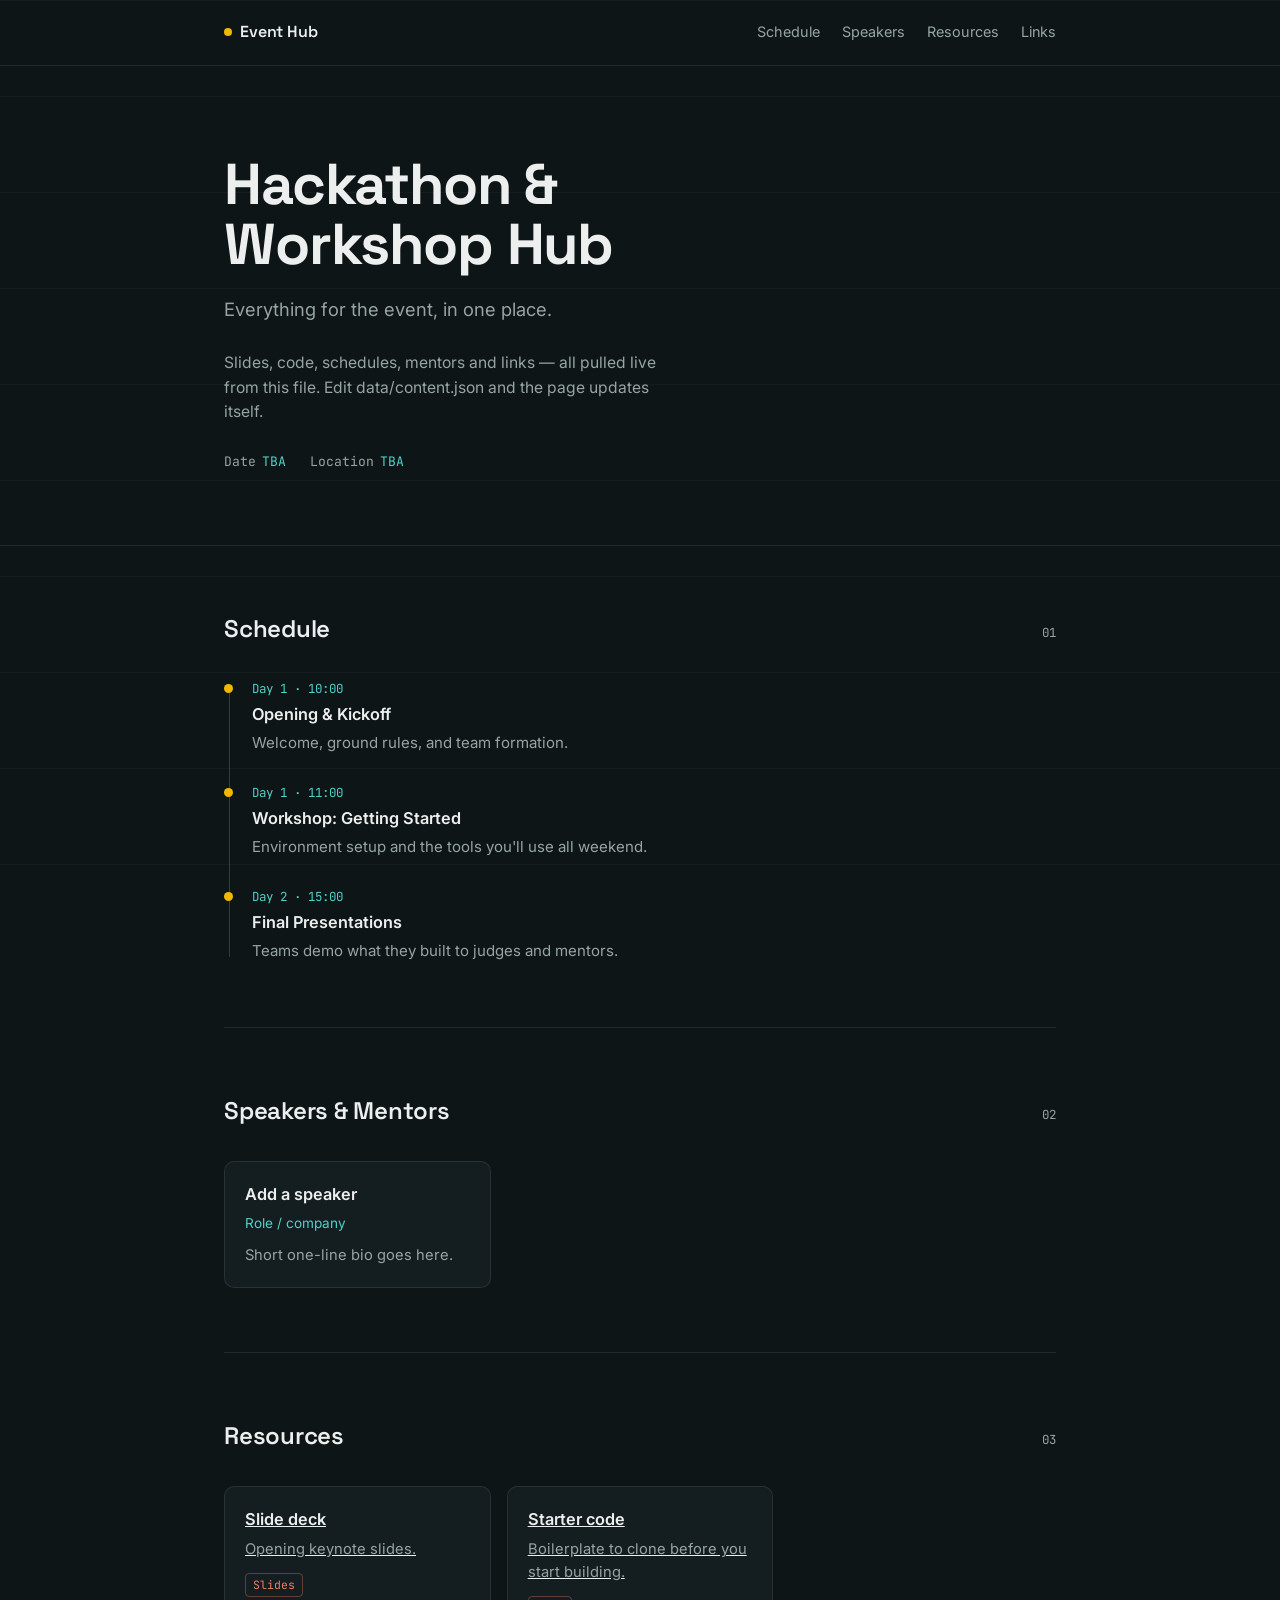
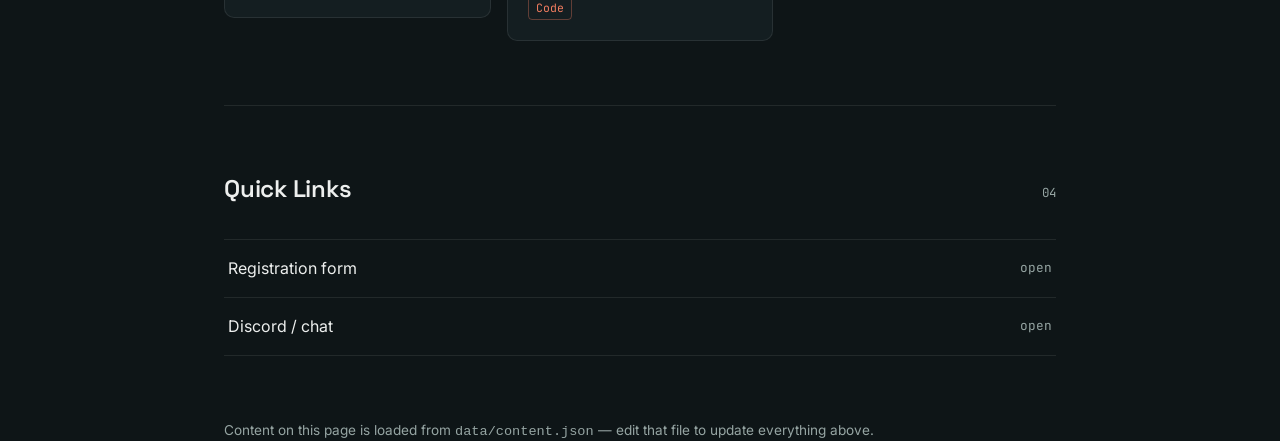
<file: index.html>
<!DOCTYPE html>
<html lang="en">
<head>
<meta charset="UTF-8">
<meta name="viewport" content="width=device-width, initial-scale=1.0">
<title>Event Hub</title>
<link rel="stylesheet" href="style.css">
</head>
<body>

<header class="site-header">
  <div class="wrap">
    <div class="brand"><span class="dot"></span> Event Hub</div>
    <nav class="site-nav">
      <a href="#schedule">Schedule</a>
      <a href="#speakers">Speakers</a>
      <a href="#resources">Resources</a>
      <a href="#links">Links</a>
    </nav>
  </div>
</header>

<div class="hero">
  <div class="wrap">
    <h1 id="event-title">Event Hub</h1>
    <p class="tagline" id="event-tagline"></p>
    <p class="tagline" id="event-description" style="font-size:0.98rem;"></p>
    <div class="meta">
      <span><em>Date</em> <span id="event-date">TBA</span></span>
      <span><em>Location</em> <span id="event-location">TBA</span></span>
    </div>
  </div>
</div>

<main class="wrap" id="sections">
  <!-- Sections are rendered here from data/content.json -->
</main>

<footer class="wrap">
  Content on this page is loaded from <code>data/content.json</code> —
  edit that file to update everything above.
</footer>

<script src="app.js"></script>
</body>
</html>
</file>
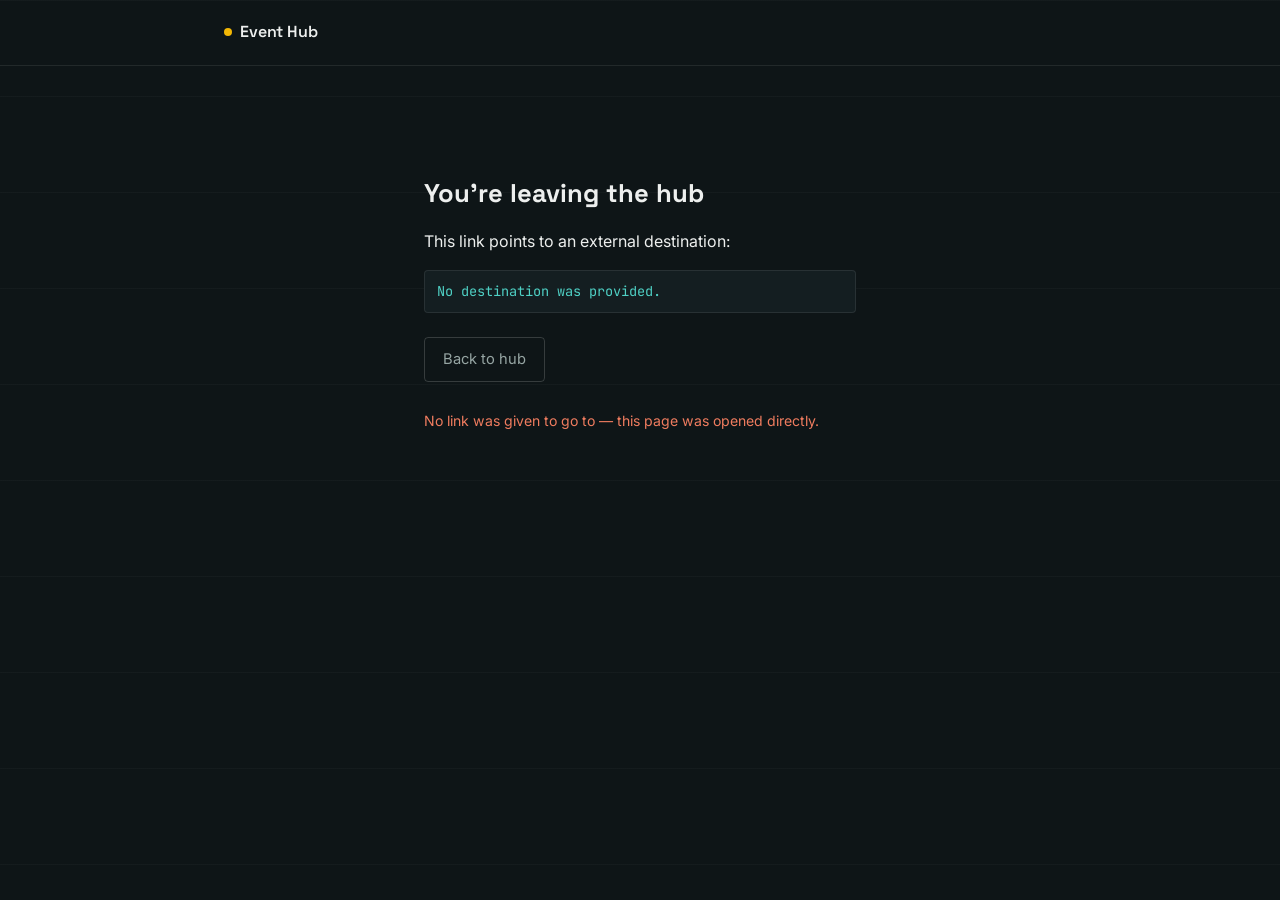
<file: go.html>
<!DOCTYPE html>
<html lang="en">
<head>
<meta charset="UTF-8">
<meta name="viewport" content="width=device-width, initial-scale=1.0">
<title>Leaving the hub…</title>
<link rel="stylesheet" href="style.css">
<style>
  .go-card{
    max-width: 480px;
    margin: 12vh auto 0;
    text-align: left;
  }
  .go-card h1{
    font-family: 'Space Grotesk', sans-serif;
    font-size: 1.6rem;
    margin: 0 0 12px;
  }
  .go-url{
    font-family: 'JetBrains Mono', monospace;
    font-size: 0.85rem;
    color: var(--accent-2);
    word-break: break-all;
    background: var(--bg-raised);
    border: 1px solid var(--border);
    border-radius: var(--radius-s);
    padding: 10px 12px;
    margin: 16px 0 24px;
  }
  .go-actions{ display: flex; gap: 12px; flex-wrap: wrap; margin-bottom: 28px; }
  .btn{
    display: inline-block;
    text-decoration: none;
    font-size: 0.92rem;
    padding: 10px 18px;
    border-radius: var(--radius-s);
    border: 1px solid var(--border-strong);
  }
  .btn-primary{ background: var(--accent); color: #14181A; border-color: var(--accent); font-weight: 600; }
  .btn-secondary{ color: var(--text-dim); }
  #status-note{ font-size: 0.88rem; color: var(--text-dim); }
  #status-note.warn{ color: var(--coral); }
</style>
</head>
<body>

<header class="site-header">
  <div class="wrap">
    <a href="index.html" class="brand" style="text-decoration:none;"><span class="dot"></span> Event Hub</a>
  </div>
</header>

<div class="wrap go-card">
  <h1>You're leaving the hub</h1>
  <p id="go-label">This link points to an external destination:</p>
  <div class="go-url" id="go-url">—</div>

  <div class="go-actions">
    <a class="btn btn-primary" id="continue-btn" href="#">Continue</a>
    <a class="btn btn-secondary" href="index.html">Back to hub</a>
  </div>

  <p id="status-note">
    If this link is broken or leads somewhere unexpected,
    <a id="contact-link" href="#">let the organizers know</a> instead of guessing.
  </p>
</div>

<script>
  const params = new URLSearchParams(window.location.search);
  const target = params.get('to') || '';
  const label = params.get('label') || '';

  document.getElementById('go-url').textContent = target || 'No destination was provided.';
  document.getElementById('continue-btn').href = target || 'index.html';
  if (label) {
    document.getElementById('go-label').textContent = `“${label}” points to:`;
  }
  if (!target) {
    document.getElementById('continue-btn').style.display = 'none';
    const note = document.getElementById('status-note');
    note.classList.add('warn');
    note.innerHTML = 'No link was given to go to — this page was opened directly.';
  }

  // Wire up the contact link from content.json so it's never hardcoded.
  fetch('data/content.json').then(r => r.json()).then(data => {
    const email = data?.event?.contact_email;
    const contactLink = document.getElementById('contact-link');
    if (email) {
      const subject = encodeURIComponent('Broken link on the event hub');
      const body = encodeURIComponent(`This link looked broken or wrong:\n${target}`);
      contactLink.href = `mailto:${email}?subject=${subject}&body=${body}`;
    } else {
      contactLink.style.display = 'none';
    }
  }).catch(() => {
    document.getElementById('contact-link').style.display = 'none';
  });
</script>
</body>
</html>
</file>
<file: style.css>
@import url('https://fonts.googleapis.com/css2?family=Space+Grotesk:wght@400;500;600;700&family=Inter:wght@400;500;600&family=JetBrains+Mono:wght@400;500&display=swap');

:root{
  --bg: #0E1517;
  --bg-raised: #141E21;
  --border: rgba(237, 239, 238, 0.09);
  --border-strong: rgba(237, 239, 238, 0.18);
  --text: #EDEFEE;
  --text-dim: #96A5A3;
  --accent: #F2B705;
  --accent-2: #4FD1C5;
  --coral: #EF7C5F;
  --radius-s: 4px;
  --radius-m: 10px;
  --max-w: 880px;
}

*{ box-sizing: border-box; }

html{ scroll-behavior: smooth; }

body{
  margin: 0;
  background: var(--bg);
  color: var(--text);
  font-family: 'Inter', system-ui, sans-serif;
  line-height: 1.55;
  -webkit-font-smoothing: antialiased;
}

body::before{
  content: "";
  position: fixed;
  inset: 0;
  pointer-events: none;
  background-image:
    linear-gradient(var(--border) 1px, transparent 1px);
  background-size: 100% 96px;
  opacity: 0.35;
  z-index: 0;
}

a{ color: inherit; }

::selection{ background: var(--accent); color: #12181A; }

.wrap{
  position: relative;
  z-index: 1;
  max-width: var(--max-w);
  margin: 0 auto;
  padding: 0 24px;
}

/* Focus visibility */
a:focus-visible, button:focus-visible, input:focus-visible{
  outline: 2px solid var(--accent);
  outline-offset: 2px;
}

/* ---------- Header ---------- */
header.site-header{
  position: relative;
  z-index: 2;
  padding: 20px 0;
  border-bottom: 1px solid var(--border);
}
.site-header .wrap{
  display: flex;
  justify-content: space-between;
  align-items: center;
  gap: 16px;
}
.brand{
  font-family: 'Space Grotesk', sans-serif;
  font-weight: 600;
  font-size: 1rem;
  letter-spacing: -0.01em;
  display: flex;
  align-items: center;
  gap: 8px;
}
.brand .dot{
  width: 8px; height: 8px;
  border-radius: 50%;
  background: var(--accent);
  display: inline-block;
}
nav.site-nav{ display: flex; gap: 22px; font-size: 0.9rem; }
nav.site-nav a{ text-decoration: none; color: var(--text-dim); transition: color .15s ease; }
nav.site-nav a:hover{ color: var(--text); }

/* ---------- Hero ---------- */
.hero{
  padding: 88px 0 72px;
  border-bottom: 1px solid var(--border);
}
.hero h1{
  font-family: 'Space Grotesk', sans-serif;
  font-weight: 700;
  font-size: clamp(2.4rem, 5vw, 3.6rem);
  line-height: 1.05;
  letter-spacing: -0.02em;
  margin: 0 0 20px;
  max-width: 14ch;
}
.hero .tagline{
  font-size: 1.15rem;
  color: var(--text-dim);
  max-width: 46ch;
  margin: 0 0 28px;
}
.hero .meta{
  display: flex;
  gap: 24px;
  flex-wrap: wrap;
  font-family: 'JetBrains Mono', monospace;
  font-size: 0.82rem;
  color: var(--accent-2);
}
.hero .meta span{ display: flex; align-items: baseline; gap: 6px; }
.hero .meta em{
  font-style: normal;
  color: var(--text-dim);
}

/* ---------- Section shell ---------- */
.section{
  padding: 64px 0;
  border-bottom: 1px solid var(--border);
}
.section:last-of-type{ border-bottom: none; }
.section-head{
  display: flex;
  align-items: baseline;
  justify-content: space-between;
  margin-bottom: 32px;
  gap: 16px;
}
.section-head h2{
  font-family: 'Space Grotesk', sans-serif;
  font-size: 1.5rem;
  font-weight: 600;
  margin: 0;
  letter-spacing: -0.01em;
}
.section-index{
  font-family: 'JetBrains Mono', monospace;
  font-size: 0.78rem;
  color: var(--text-dim);
}

/* ---------- Schedule (timeline: legitimate sequence) ---------- */
.timeline{ position: relative; padding-left: 28px; }
.timeline::before{
  content: "";
  position: absolute;
  left: 5px; top: 6px; bottom: 6px;
  width: 1px;
  background: var(--border-strong);
}
.timeline-item{ position: relative; padding-bottom: 28px; }
.timeline-item:last-child{ padding-bottom: 0; }
.timeline-item::before{
  content: "";
  position: absolute;
  left: -28px; top: 5px;
  width: 9px; height: 9px;
  border-radius: 50%;
  background: var(--accent);
}
.timeline-item .time{
  font-family: 'JetBrains Mono', monospace;
  font-size: 0.78rem;
  color: var(--accent-2);
  display: block;
  margin-bottom: 4px;
}
.timeline-item h3{ margin: 0 0 4px; font-size: 1.02rem; font-weight: 600; }
.timeline-item p{ margin: 0; color: var(--text-dim); font-size: 0.94rem; }

/* ---------- Card grid (speakers / resources / custom) ---------- */
.grid{
  display: grid;
  grid-template-columns: repeat(auto-fill, minmax(230px, 1fr));
  gap: 16px;
}
.card{
  background: var(--bg-raised);
  border: 1px solid var(--border);
  border-radius: var(--radius-m);
  padding: 20px;
  transition: border-color .15s ease;
}
.card:hover{ border-color: var(--border-strong); }
.card h3{ margin: 0 0 6px; font-size: 1.02rem; font-weight: 600; }
.card .role{ font-size: 0.85rem; color: var(--accent-2); margin: 0 0 10px; }
.card p{ margin: 0; color: var(--text-dim); font-size: 0.92rem; }
.card .tag{
  display: inline-block;
  margin-top: 12px;
  font-family: 'JetBrains Mono', monospace;
  font-size: 0.72rem;
  color: var(--coral);
  border: 1px solid rgba(239, 124, 95, 0.35);
  border-radius: var(--radius-s);
  padding: 2px 7px;
}
.card a.card-link{
  display: block;
  text-decoration: none;
  color: inherit;
}

/* ---------- Links list ---------- */
.link-list{ list-style: none; margin: 0; padding: 0; }
.link-list li{ border-top: 1px solid var(--border); }
.link-list li:last-child{ border-bottom: 1px solid var(--border); }
.link-list a{
  display: flex;
  justify-content: space-between;
  align-items: center;
  padding: 16px 4px;
  text-decoration: none;
  font-size: 1rem;
}
.link-list a:hover{ color: var(--accent); }
.link-list .go{
  color: var(--text-dim);
  font-family: 'JetBrains Mono', monospace;
  font-size: 0.8rem;
}

/* ---------- Empty / add-content state ---------- */
.empty-hint{
  color: var(--text-dim);
  font-size: 0.9rem;
  border: 1px dashed var(--border-strong);
  border-radius: var(--radius-m);
  padding: 18px;
}
.empty-hint code{
  background: rgba(237,239,238,0.06);
  padding: 1px 5px;
  border-radius: 3px;
  font-family: 'JetBrains Mono', monospace;
  font-size: 0.85em;
}

/* ---------- Footer ---------- */
footer{
  padding: 32px 0 64px;
  color: var(--text-dim);
  font-size: 0.85rem;
}

@media (max-width: 560px){
  .hero{ padding: 56px 0 48px; }
  .section{ padding: 44px 0; }
  .site-nav{ display: none; }
}
</file>
